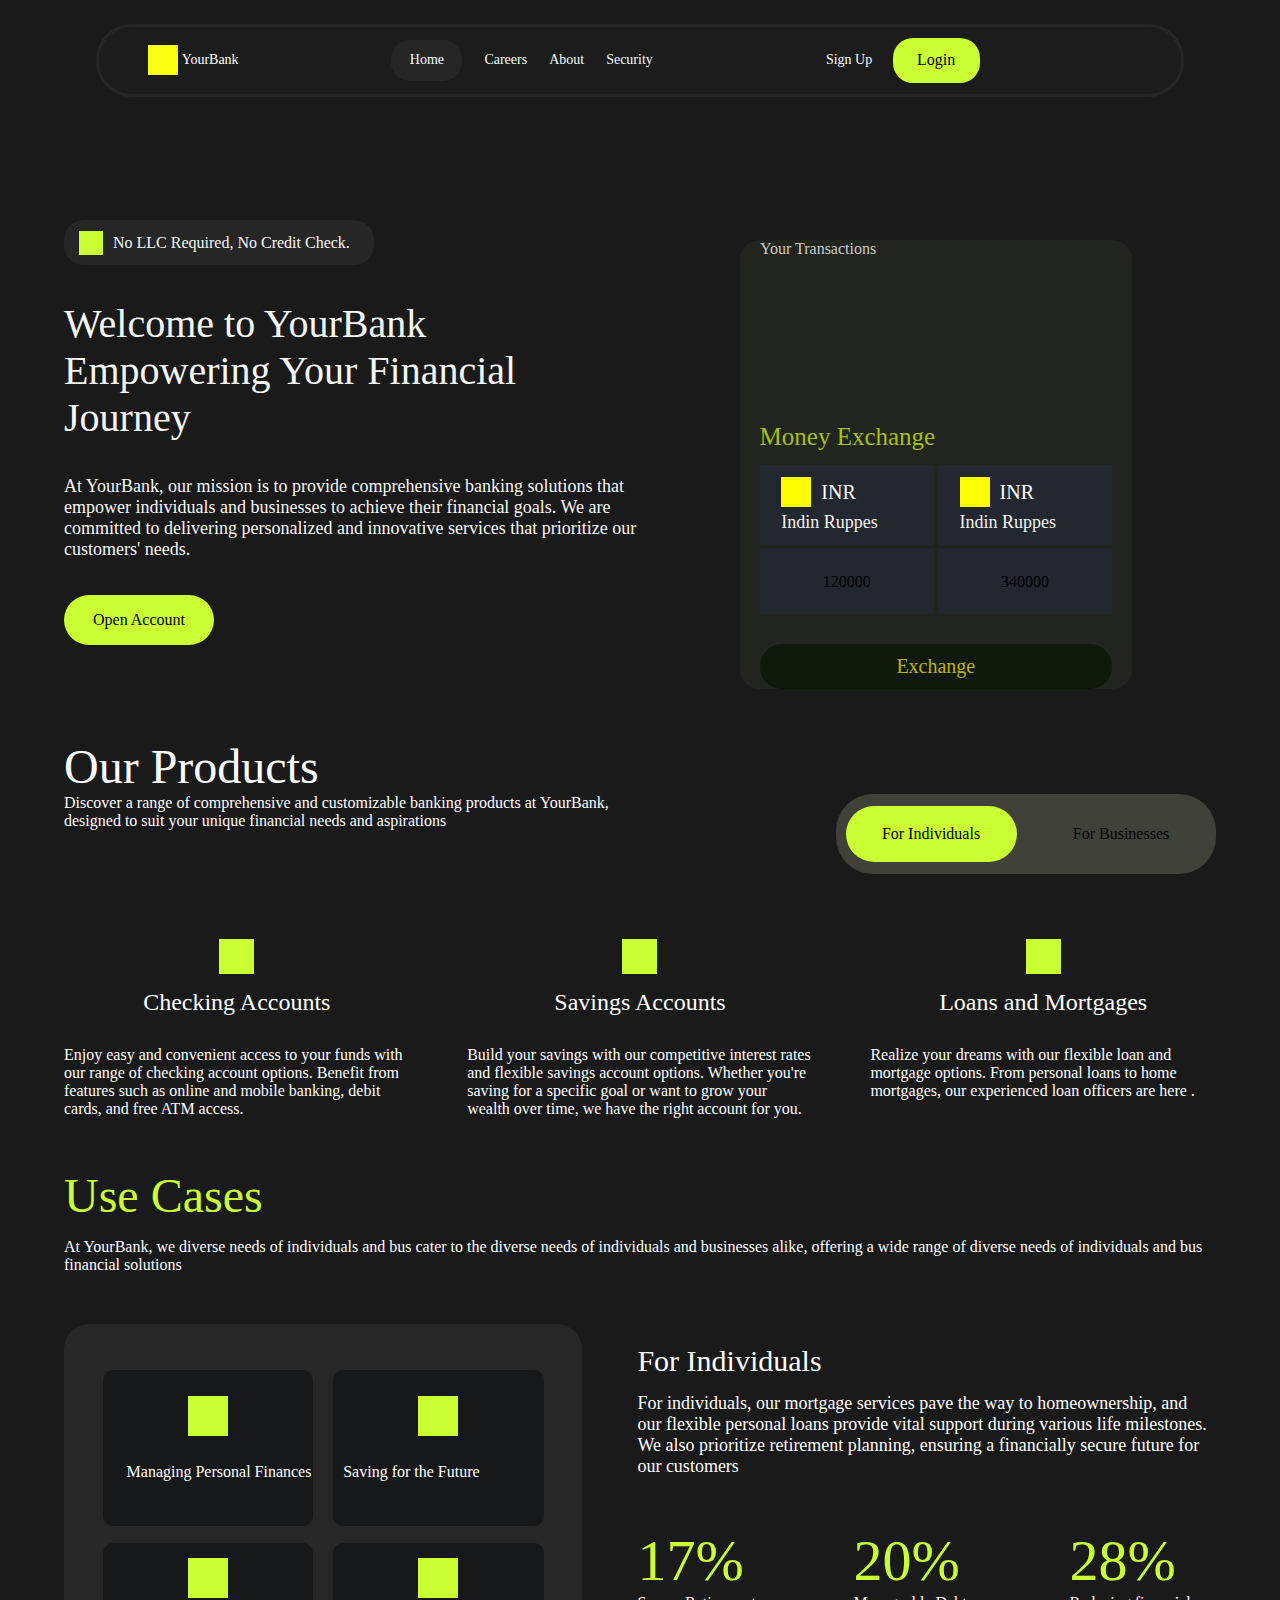
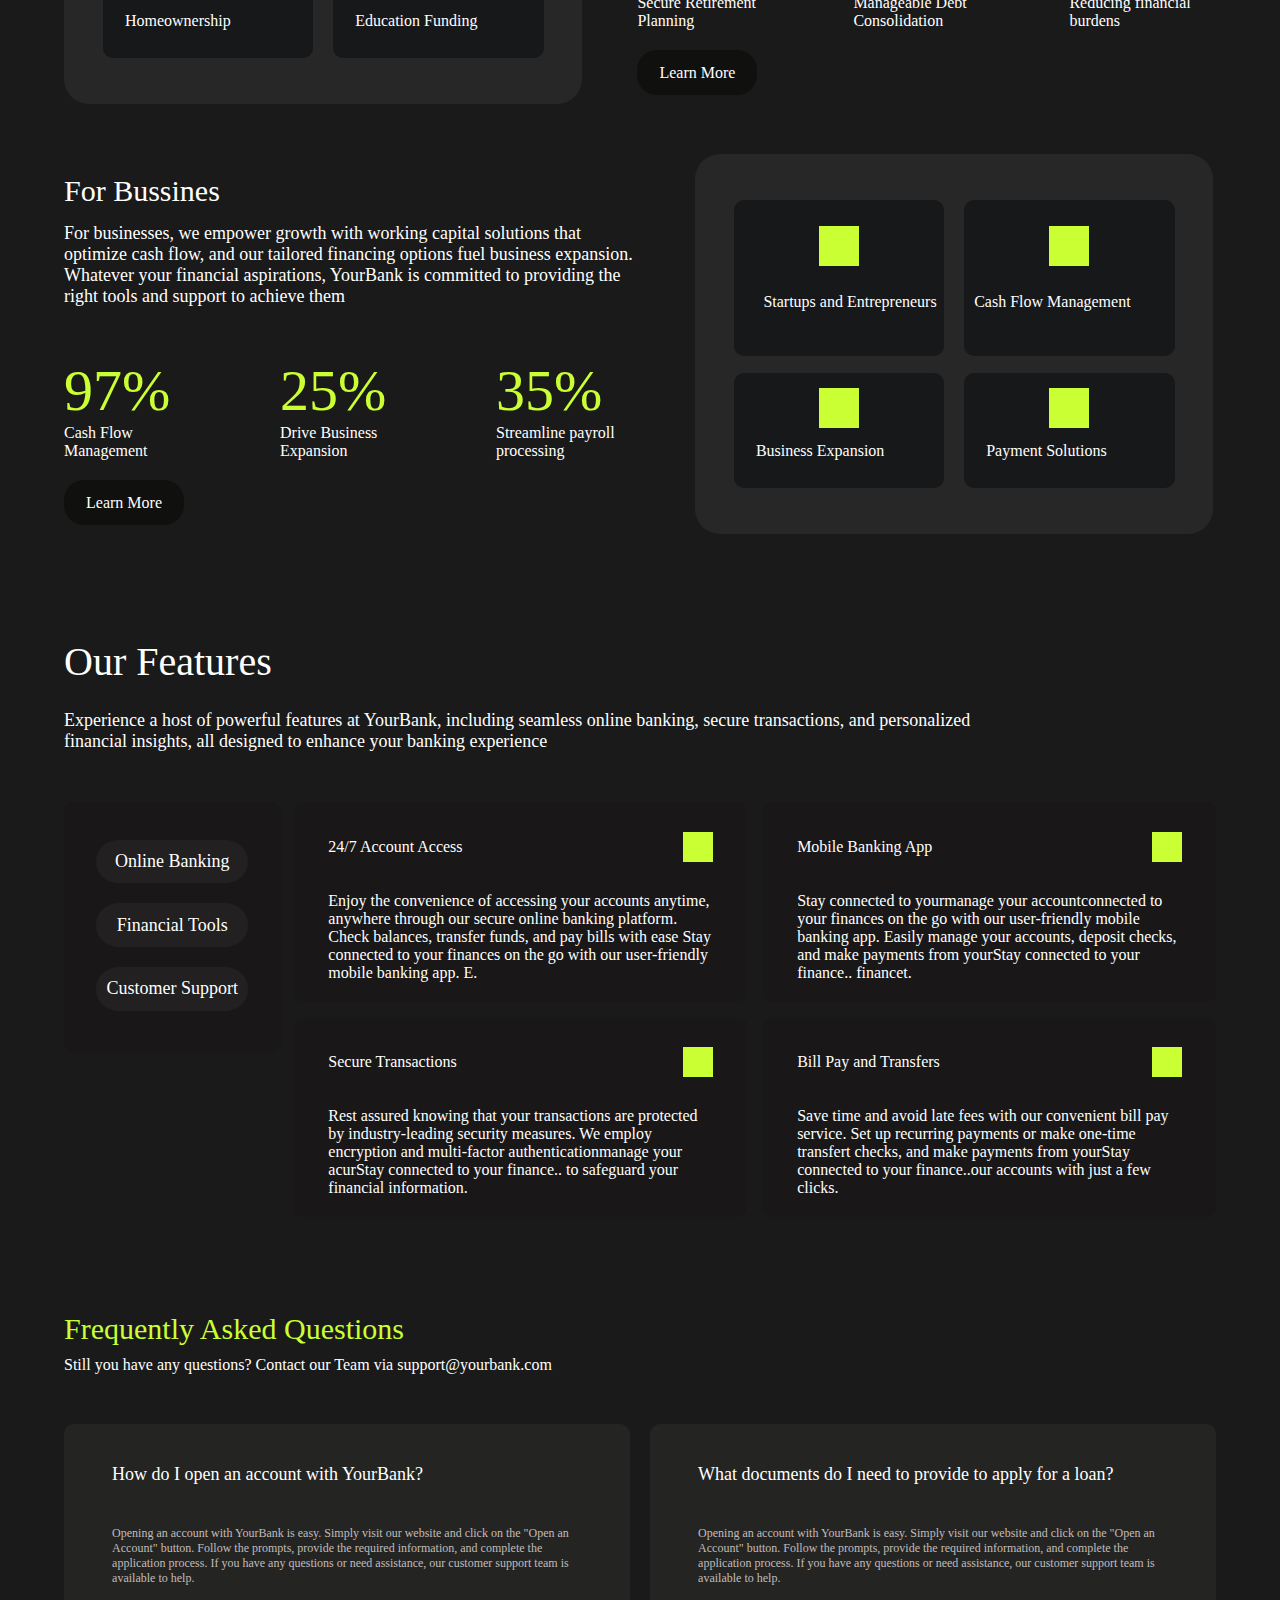
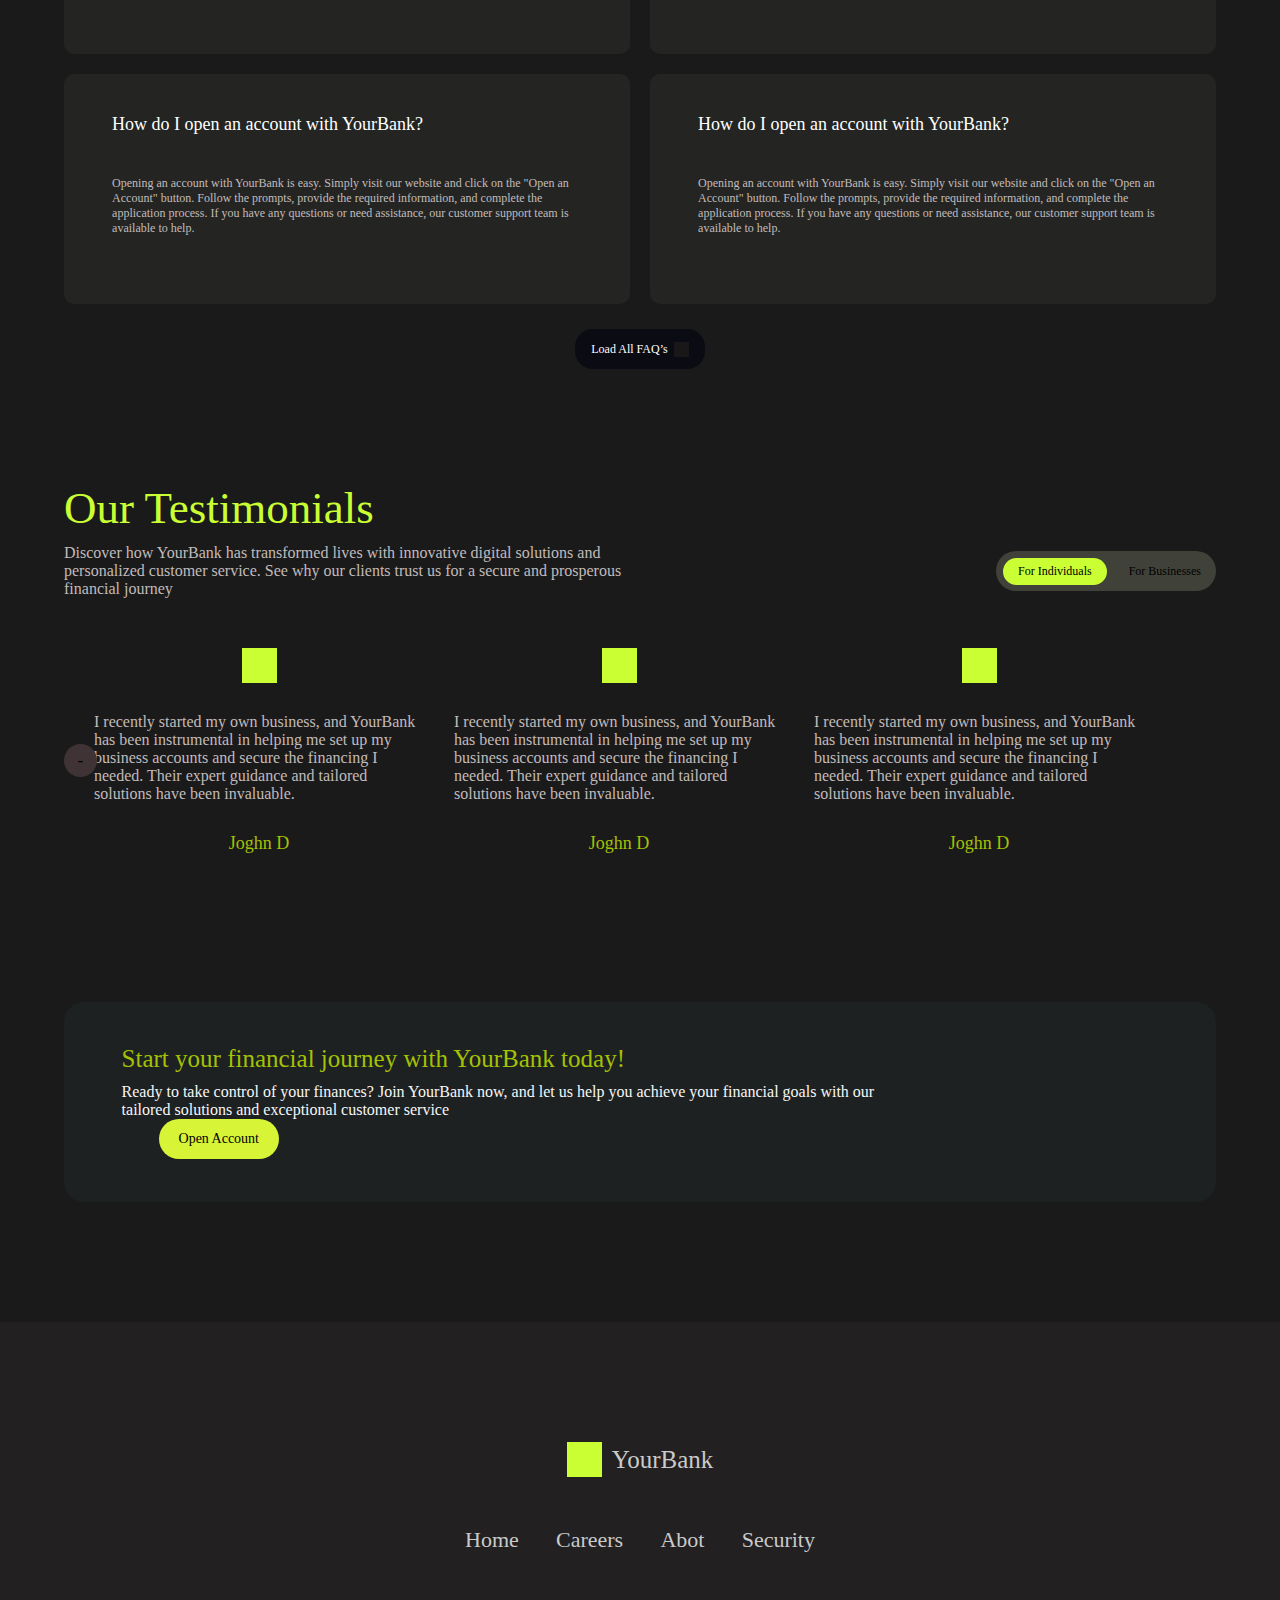
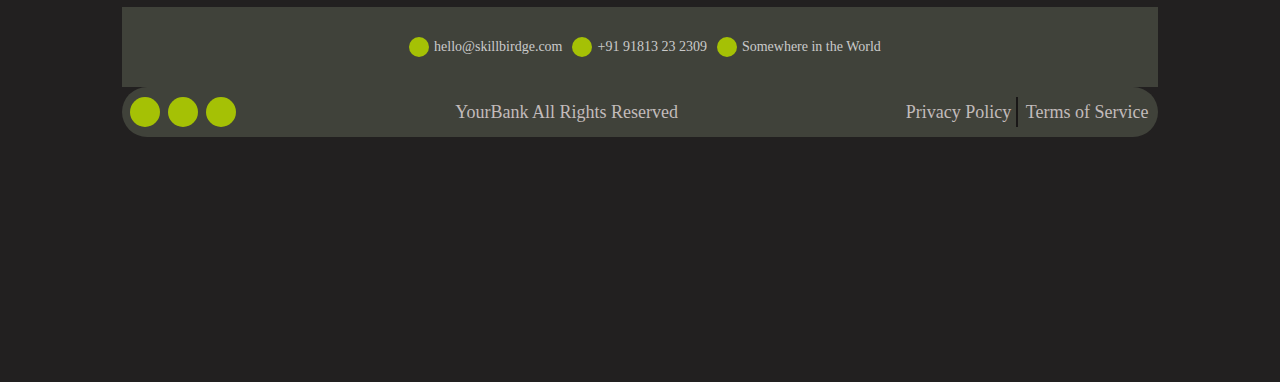
<file: index.html>
<!DOCTYPE html>
<html lang="en">
	<head>
		<meta charset="UTF-8" />
		<meta
			name="viewport"
			content="width=device-width, initial-scale=1.0" />
		<link
			rel="stylesheet"
			href="style responsiv.css" />
		<link
			rel="stylesheet"
			href="style.css" />
		<title>Document</title>
	</head>

	<body>
		<header>
			<div class="header">
				<div class="main_header">
					<div class="main_header_obj_cont">
						<div class="main_header_obj_n1">
							<div class="yourbank_icons_wrap"></div>
							<div class="yourbank_text_wrap"><p class="text_yourbank">YourBank</p></div>
						</div>
						<div class="main_header_obj_n2">
							<div class="main_header_obj_n2_chil_home"><p class="main_header_obj_n2_chil_text_home">Home</p></div>
							<div class="main_header_obj_n2_chil_careers"><p class="main_header_obj_n2_chil_text">Careers</p></div>
							<div class="main_header_obj_n2_chil_about"><p class="main_header_obj_n2_chil_text">About</p></div>
							<div class="main_header_obj_n2_chil_security"><p class="main_header_obj_n2_chil_text">Security</p></div>
						</div>
						<div class="main_header_obj_n3">
							<div class="main_header_obj_n3_chil1"><p class="main_header_obj_n3_text">Sign Up</p></div>
							<div class="main_header_obj_n3_chil2"><p class="main_header_obj_n3_text_login">Login</p></div>
						</div>
						<div class="burgermenu"></div>
					</div>
				</div>
			</div>
		</header>
		<main>
			<div class="main_mainwrap">
				<div class="main_mainwrap_inside">
					<div class="main_mainwrap_inside_leftright">
						<div class="main_mainwrap_inside_leftright_line1main">
							<div class="main_mainwrap_inside_leftright_line1">
								<div class="main_mainwrap_inside_leftright_line_iconwrap"></div>
								<p class="main_mainwrap_inside_leftright_linetext1">No LLC Required, No Credit Check.</p>
							</div>
						</div>
						<div class="main_mainwrap_inside_leftright_line">
							<p class="main_mainwrap_inside_leftright_linetext2">Welcome to YourBank Empowering Your Financial Journey</p>
						</div>
						<div class="main_mainwrap_inside_leftright_line">
							<p class="main_mainwrap_inside_leftright_linetext3">At YourBank, our mission is to provide comprehensive banking solutions that empower individuals and businesses to achieve their financial goals. We are committed to delivering personalized and innovative services that prioritize our customers' needs.</p>
						</div>
						<div class="main_mainwrap_inside_leftright_line_buttonwrapmain">
							<div class="main_mainwrap_inside_leftright_line_buttonwrap">
								<p class="main_mainwrap_inside_leftright_linebutton">Open Account</p>
							</div>
						</div>
					</div>

					<div class="main_mainwrap_inside_leftright">
						<div class="main_mainwrap_inside_leftright2">
							<div class="main_mainwrap_inside_leftright_inside">
								<div class="main_mainwrap_inside_leftright_inside_chil">
									<p class="main_mainwrap_inside_leftright_inside_chiltextname">Your Transactions</p>
									<div class="main_mainwrap_inside_leftright_inside_chilline2">
										<div class="main_mainwrap_inside_leftright_inside_chilline2_inside"></div>
									</div>
									<div class="main_mainwrap_inside_leftright_inside_chilline2down">
										<div class="main_mainwrap_inside_leftright_inside_chilline2down_inside">
											<p class="main_mainwrap_inside_chilline2down_inside_maintext">Money Exchange</p>
											<div class="chil2_countmainwrap">
												<div class="chil2_countmainwrap_insidechil">
													<div class="chil2_countmainwrap_insidechilins">
														<div class="chil2_countmainwrap_insidechilins_icontext">
															<div class="chil2_countmainwrap_insidechilins_icon"></div>
															<p class="chil2_countmainwrap_insidechilins_text">INR</p>
														</div>
														<div class="chil2_countmainwrap_mainnamewrap">
															<p class="chil2_countmainwrap_mainnametext">Indin Ruppes</p>
														</div>
													</div>
												</div>

												<div class="chil2_countmainwrap_insidechil">
													<div class="chil2_countmainwrap_insidechilins">
														<div class="chil2_countmainwrap_insidechilins_icontext">
															<div class="chil2_countmainwrap_insidechilins_icon"></div>
															<p class="chil2_countmainwrap_insidechilins_text">INR</p>
														</div>
														<div class="chil2_countmainwrap_mainnamewrap">
															<p class="chil2_countmainwrap_mainnametext">Indin Ruppes</p>
														</div>
													</div>
												</div>
												<div class="chil2_countmainwrap_insidechil2">
													<p class="chil2_countmainwrap_insidechil2_maintext">120000</p>
												</div>
												<div class="chil2_countmainwrap_insidechil2">
													<p class="chil2_countmainwrap_insidechil2_maintext">340000</p>
												</div>
											</div>
										</div>
									</div>
									<div class="chil2_button_mainwrap">
										<div class="chil2_button_maininswrap"><p class="chil2_button_maininswrap_text">Exchange</p></div>
									</div>
								</div>
								<div class="main_mainwrap_inside_leftright_inside_chil"></div>
								<div class="main_mainwrap_inside_leftright_inside_mainchil">
									<div class="main_mainwrap_inside_leftright_inside_chil">
										<div class="main_mainwrap_inside_leftright_inside_chil_inside2">
											<div class="main_mainwrap_inside_leftright_countwrap"></div>
											<div class="main_mainwrap_inside_leftright_countwrap"></div>
										</div>
										<div class="main_mainwrap_inside_leftright_inside_chil_inside"></div>
									</div>
								</div>
							</div>
						</div>
					</div>
				</div>
			</div>
			<!-- our product -->

			<div class="ourprod_wrap">
				<div class="ourprod_main_wrap">
					<div class="ourprod_main_wrap_mainchil1">
						<div class="ourprod_main_wrap_chil"><p class="ourprod_main_wrap_chiltext">Our Products</p></div>
						<div class="ourprod_main_wrap_chil">
							<div class="ourprod_main_wrap_insidechil"><p class="ourprod_main_wrap_insidechiltext">Discover a range of comprehensive and customizable banking products at YourBank, designed to suit your unique financial needs and aspirations</p></div>
							<div class="ourprod_main_wrap_buttonmain">
								<div class="ourprod_main_wrap_button">
									<div class="ourprod_main_wrap_button_indiv"><p class="ourprod_main_wrap_button_indivtext">For Individuals</p></div>
									<div class="ourprod_main_wrap_button_bussin"><p class="ourprod_main_wrap_button_bussintext">For Businesses</p></div>
								</div>
							</div>
						</div>
					</div>
					<div class="ourprod_main_wrap_mainchil2">
						<div class="ourprod_main_wrap_mainchil2_insidechil">
							<div class="ourprod_main_wrap_mainchil2_insidechil_inside">
								<div class="ourprod_main_wrap_mainchil2_insidechil_inside_icon"></div>
							</div>
							<div class="ourprod_main_wrap_mainchil2_insidechil_inside_nametext">
								<p class="ourprod_main_wrap_mainchil2_insidechil_inside_text">Checking Accounts</p>
							</div>
							<div class="ourprod_main_wrap_mainchil2_insidechil_inside">
								<p class="ourprod_main_wrap_mainchil2_insidechil_inside">Enjoy easy and convenient access to your funds with our range of checking account options. Benefit from features such as online and mobile banking, debit cards, and free ATM access.</p>
							</div>
						</div>
						<div class="linebjectmain"></div>
						<div class="ourprod_main_wrap_mainchil2_insidechil">
							<div class="ourprod_main_wrap_mainchil2_insidechil_inside">
								<div class="ourprod_main_wrap_mainchil2_insidechil_inside_icon"></div>
							</div>
							<div class="ourprod_main_wrap_mainchil2_insidechil_inside_nametext">
								<p class="ourprod_main_wrap_mainchil2_insidechil_inside_text">Savings Accounts</p>
							</div>
							<div class="ourprod_main_wrap_mainchil2_insidechil_inside">
								<p class="ourprod_main_wrap_mainchil2_insidechil_inside">Build your savings with our competitive interest rates and flexible savings account options. Whether you're saving for a specific goal or want to grow your wealth over time, we have the right account for you.</p>
							</div>
						</div>
						<div class="linebjectmain"></div>
						<div class="ourprod_main_wrap_mainchil2_insidechil">
							<div class="ourprod_main_wrap_mainchil2_insidechil_inside">
								<div class="ourprod_main_wrap_mainchil2_insidechil_inside_icon"></div>
							</div>
							<div class="ourprod_main_wrap_mainchil2_insidechil_inside_nametext">
								<p class="ourprod_main_wrap_mainchil2_insidechil_inside_text">Loans and Mortgages</p>
							</div>
							<div class="ourprod_main_wrap_mainchil2_insidechil_inside">
								<p class="ourprod_main_wrap_mainchil2_insidechil_inside">Realize your dreams with our flexible loan and mortgage options. From personal loans to home mortgages, our experienced loan officers are here .</p>
							</div>
							<div class="linebjectmain"></div>
						</div>
					</div>
				</div>
			</div>

			<!-- ise cases -->

			<div class="usecases_wrap">
				<div class="usecases_mainwrap">
					<div class="usecases_mainwrap_line">
						<p class="usecases_mainwrap_linename">Use Cases</p>
						<p class="usecases_mainwrap_linetext">At YourBank, we diverse needs of individuals and bus cater to the diverse needs of individuals and businesses alike, offering a wide range of diverse needs of individuals and bus financial solutions</p>
					</div>
					<div class="usecases_mainwrap_line2">
						<div class="usecases_mainwrap_line2_insideleft">
							<div class="usecases_mainwrap_line2_leftinside">
								<div class="usecases_mainwrap_line2_leftinside_down">
									<div class="usecases_mainwrap_line2_leftinside_downchil">
										<div class="usecases_mainwrap_line2_leftinside_downchil_iconwrap">
											<div class="usecases_mainwrap_line2_leftinside_downchil_icon"></div>
										</div>
										<div class="usecases_mainwrap_line2_leftinside_downchil_twxtwrap"><p class="usecases_mainwrap_line2_leftinside_downchil_twxt">Managing Personal Finances</p></div>
									</div>
									<div class="usecases_mainwrap_line2_leftinside_downchil">
										<div class="usecases_mainwrap_line2_leftinside_downchil_iconwrap">
											<div class="usecases_mainwrap_line2_leftinside_downchil_icon"></div>
										</div>
										<div class="usecases_mainwrap_line2_leftinside_downchil_twxtwrap_saving"><p class="usecases_mainwrap_line2_leftinside_downchil_twxt">Saving for the Future</p></div>
									</div>
								</div>
								<div class="usecases_mainwrap_line2_leftinside_up usecases_mainwrap_line2_leftinside_downu">
									<div class="usecases_mainwrap_line2_leftinside_upchil">
										<div class="usecases_mainwrap_line2_leftinside_downchil_iconwrap">
											<div class="usecases_mainwrap_line2_leftinside_downchil_icon"></div>
										</div>
										<div class="usecases_mainwrap_line2_leftinside_upchil_textwrap"><p class="usecases_mainwrap_line2_leftinside_upchil_text">Homeownership</p></div>
									</div>
									<div class="usecases_mainwrap_line2_leftinside_upchil">
										<div class="usecases_mainwrap_line2_leftinside_downchil_iconwrap">
											<div class="usecases_mainwrap_line2_leftinside_downchil_icon"></div>
										</div>
										<div class="usecases_mainwrap_line2_leftinside_upchil_textwrap"><p class="usecases_mainwrap_line2_leftinside_upchil_text">Education Funding</p></div>
									</div>
								</div>
							</div>
						</div>
						<div class="usecases_mainwrap_line2_insiderighr">
							<div class="usecases_mainwrap_line2_insiderighr_individmainwrap_line"><p class="ForIndividuals_text">For Individuals</p></div>
							<p class="usecases_mainwrap_line2_insiderighr_individmainwrap_line_text">For individuals, our mortgage services pave the way to homeownership, and our flexible personal loans provide vital support during various life milestones. We also prioritize retirement planning, ensuring a financially secure future for our customers</p>
							<div class="usecases_mainwrap_line2_insiderighr_individmainwrap_line">
								<div class="usecases_individmainwrap_line">
									<div class="usecases_individmainwrap_line_inside">
										<p class="usecases_individmainwrap_line_inside_proc1 proc">17%</p>
										<p class="usecases_individmainwrap_line_insidetext_proc1">Secure Retirement Planning</p>
									</div>
									<div class="usecases_individmainwrap_line_inside">
										<p class="usecases_individmainwrap_line_inside_proc2 proc">20%</p>
										<p class="usecases_individmainwrap_line_insidetext_proc2">Manageable Debt Consolidation</p>
									</div>
									<div class="usecases_individmainwrap_line_inside">
										<p class="usecases_individmainwrap_line_inside_proc2 proc">28%</p>
										<p class="usecases_individmainwrap_line_insidetext_proc2">Reducing financial burdens</p>
									</div>
								</div>
							</div>
							<div class="usecases_mainwrap_line2_insiderighr_individmainwrap_line buttonlearnmoremain">
								<div class="usecases_mainwrap_line2_insiderighr_individmainwrap_line buttonlearnmore">
									<div class="usecases_mainwrap_individmainwrap_line_button">Learn More</div>
								</div>
							</div>
						</div>
					</div>
					<div class="usecases_mainwrap_line2">
						<div class="usecases_mainwrap_line2_insiderighr2 insiderhigh2">
							<div class="usecases_mainwrap_line2_insiderighr_individmainwrap_line"><p class="ForIndividuals_text">For Bussines</p></div>
							<p class="usecases_mainwrap_line2_insiderighr_individmainwrap_line_text">For businesses, we empower growth with working capital solutions that optimize cash flow, and our tailored financing options fuel business expansion. Whatever your financial aspirations, YourBank is committed to providing the right tools and support to achieve them</p>
							<div class="usecases_mainwrap_line2_insiderighr_individmainwrap_line">
								<div class="usecases_individmainwrap_line">
									<div class="usecases_individmainwrap_line_inside">
										<p class="usecases_individmainwrap_line_inside_proc1 proc">97%</p>
										<p class="usecases_individmainwrap_line_insidetext_proc1">Cash Flow Management</p>
									</div>
									<div class="usecases_individmainwrap_line_inside">
										<p class="usecases_individmainwrap_line_inside_proc2 proc">25%</p>
										<p class="usecases_individmainwrap_line_insidetext_proc2">Drive Business Expansion</p>
									</div>
									<div class="usecases_individmainwrap_line_inside">
										<p class="usecases_individmainwrap_line_inside_proc2 proc">35%</p>
										<p class="usecases_individmainwrap_line_insidetext_proc2">Streamline payroll processing</p>
									</div>
								</div>
							</div>
							<div class="usecases_mainwrap_line2_insiderighr_individmainwrap_line">
								<div class="usecases_mainwrap_individmainwrap_line_button">Learn More</div>
							</div>
						</div>
						<div class="mak"></div>
						<div class="usecases_mainwrap_line2_insideleft2 insideleft22">
							<div class="usecases_mainwrap_line2_leftinside">
								<div class="usecases_mainwrap_line2_leftinside_down">
									<div class="usecases_mainwrap_line2_leftinside_downchil">
										<div class="usecases_mainwrap_line2_leftinside_downchil_iconwrap">
											<div class="usecases_mainwrap_line2_leftinside_downchil_icon"></div>
										</div>
										<div class="usecases_mainwrap_line2_leftinside_downchil_twxtwrap"><p class="usecases_mainwrap_line2_leftinside_downchil_twxt">Startups and Entrepreneurs</p></div>
									</div>
									<div class="usecases_mainwrap_line2_leftinside_downchil">
										<div class="usecases_mainwrap_line2_leftinside_downchil_iconwrap">
											<div class="usecases_mainwrap_line2_leftinside_downchil_icon"></div>
										</div>
										<div class="usecases_mainwrap_line2_leftinside_downchil_twxtwrap_saving"><p class="usecases_mainwrap_line2_leftinside_downchil_twxt">Cash Flow Management</p></div>
									</div>
								</div>
								<div class="usecases_mainwrap_line2_leftinside_up">
									<div class="usecases_mainwrap_line2_leftinside_upchil">
										<div class="usecases_mainwrap_line2_leftinside_downchil_iconwrap">
											<div class="usecases_mainwrap_line2_leftinside_downchil_icon"></div>
										</div>
										<div class="usecases_mainwrap_line2_leftinside_upchil_textwrap"><p class="usecases_mainwrap_line2_leftinside_upchil_text">Business Expansion</p></div>
									</div>
									<div class="usecases_mainwrap_line2_leftinside_upchil">
										<div class="usecases_mainwrap_line2_leftinside_downchil_iconwrap">
											<div class="usecases_mainwrap_line2_leftinside_downchil_icon"></div>
										</div>
										<div class="usecases_mainwrap_line2_leftinside_upchil_textwrap"><p class="usecases_mainwrap_line2_leftinside_upchil_text">Payment Solutions</p></div>
									</div>
								</div>
							</div>
						</div>
					</div>
					<div class="usecases_mainwrap_line"></div>
				</div>
			</div>
			<!-- our features -->
			<div class="features_wrap">
				<div class="features_mainwrap">
					<p class="features_mainwrap_maintext">Our Features</p>
					<div class="features_mainwrap_textwrap">
						<p class="features_mainwrap_text">Experience a host of powerful features at YourBank, including seamless online banking, secure transactions, and personalized financial insights, all designed to enhance your banking experience</p>
					</div>
					<div class="features_mainwrap_mainchil">
						<div class="features_mainwrap_mainchil_inside1">
							<div class="features_mainwrap_mainchil_inside1wrap">
								<div class="features_mainwrap_mainchil_inside">
									<div class="features_mainwrap_mainchil_insidechil n1">
										<p class="features_mainwrap_mainchil_insidechiltext">Online Banking</p>
									</div>
									<div class="features_mainwrap_mainchil_insidechiln2">
										<p class="features_mainwrap_mainchil_insidechiltext">Financial Tools</p>
									</div>
									<div class="features_mainwrap_mainchil_insidechiln3">
										<p class="features_mainwrap_mainchil_insidechiltext">Customer Support</p>
									</div>
								</div>
							</div>
						</div>
						<div class="features_mainwrap_mainchil_inside2">
							<div class="features_mainwrap_mainchil_inside2_chil">
								<div class="features_mainwrap_mainchil_inside2_chilins">
									<div class="features_mainwrap_mainchil_inside2_texticon">
										<div class="features_mainwrap_mainchil_inside2_textwrap"><p class="features_mainwrap_mainchil_inside2_text features_mainwrap_mainchil_inside2_text2">24/7 Account Access</p></div>
										<div class="features_mainwrap_mainchil_inside2_icon"></div>
									</div>
									<div class="features_mainwrap_mainchil_inside2_chil_bigtextwrap"><p class="features_mainwrap_mainchil_inside2_chil_bigtext">Enjoy the convenience of accessing your accounts anytime, anywhere through our secure online banking platform. Check balances, transfer funds, and pay bills with ease Stay connected to your finances on the go with our user-friendly mobile banking app. E.</p></div>
								</div>
							</div>
							<div class="features_mainwrap_mainchil_inside2_chil">
								<div class="features_mainwrap_mainchil_inside2_chilins">
									<div class="features_mainwrap_mainchil_inside2_texticon">
										<div class="features_mainwrap_mainchil_inside2_textwrap"><p class="features_mainwrap_mainchil_inside2_text features_mainwrap_mainchil_inside2_text2">Mobile Banking App</p></div>
										<div class="features_mainwrap_mainchil_inside2_icon"></div>
									</div>
									<div class="features_mainwrap_mainchil_inside2_chil_bigtextwrap"><p class="features_mainwrap_mainchil_inside2_chil_bigtext">Stay connected to yourmanage your accountconnected to your finances on the go with our user-friendly mobile banking app. Easily manage your accounts, deposit checks, and make payments from yourStay connected to your finance.. financet.</p></div>
								</div>
							</div>
							<div class="features_mainwrap_mainchil_inside2_chil">
								<div class="features_mainwrap_mainchil_inside2_chilins">
									<div class="features_mainwrap_mainchil_inside2_texticon">
										<div class="features_mainwrap_mainchil_inside2_textwrap"><p class="features_mainwrap_mainchil_inside2_text features_mainwrap_mainchil_inside2_text2">Secure Transactions</p></div>
										<div class="features_mainwrap_mainchil_inside2_icon"></div>
									</div>
									<div class="features_mainwrap_mainchil_inside2_chil_bigtextwrap"><p class="features_mainwrap_mainchil_inside2_chil_bigtext">Rest assured knowing that your transactions are protected by industry-leading security measures. We employ encryption and multi-factor authenticationmanage your acurStay connected to your finance.. to safeguard your financial information.</p></div>
								</div>
							</div>
							<div class="features_mainwrap_mainchil_inside2_chil">
								<div class="features_mainwrap_mainchil_inside2_chilins">
									<div class="features_mainwrap_mainchil_inside2_texticon">
										<div class="features_mainwrap_mainchil_inside2_textwrap"><p class="features_mainwrap_mainchil_inside2_text features_mainwrap_mainchil_inside2_text2">Bill Pay and Transfers</p></div>
										<div class="features_mainwrap_mainchil_inside2_icon"></div>
									</div>
									<div class="features_mainwrap_mainchil_inside2_chil_bigtextwrap"><p class="features_mainwrap_mainchil_inside2_chil_bigtext">Save time and avoid late fees with our convenient bill pay service. Set up recurring payments or make one-time transfert checks, and make payments from yourStay connected to your finance..our accounts with just a few clicks.</p></div>
								</div>
							</div>
						</div>
					</div>
				</div>
			</div>

			<!-- our features -->

			<!-- Frequently -->
			<div class="frequently_wrap">
				<div class="frequently_mainwrap">
					<div class="frequently_mainwrap_line"><p class="frequently_text">Frequently Asked Questions</p></div>
					<div class="frequently_mainwrap_line"><p class="frequently_dountext">Still you have any questions? Contact our Team via support@yourbank.com</p></div>
					<div class="frequently_mainwrap_line2">
						<div class="frequently_mainwrap_line_insidewrap frequently_mainwrap_line_insidewrap2">
							<div class="frequently_mainwrap_line_inside">
								<p class="frequently_mainwrap_line_inside_maintext">How do I open an account with YourBank?</p>
								<div class="line_line"></div>
								<p class="frequently_mainwrap_line_inside_downtext">Opening an account with YourBank is easy. Simply visit our website and click on the "Open an Account" button. Follow the prompts, provide the required information, and complete the application process. If you have any questions or need assistance, our customer support team is available to help.</p>
							</div>
						</div>
						<div class="frequently_mainwrap_line_insidewrap">
							<div class="frequently_mainwrap_line_inside">
								<p class="frequently_mainwrap_line_inside_maintext">What documents do I need to provide to apply for a loan?</p>
								<div class="line_line"></div>
								<p class="frequently_mainwrap_line_inside_downtext">Opening an account with YourBank is easy. Simply visit our website and click on the "Open an Account" button. Follow the prompts, provide the required information, and complete the application process. If you have any questions or need assistance, our customer support team is available to help.</p>
							</div>
						</div>
						<div class="frequently_mainwrap_line_insidewrap">
							<div class="frequently_mainwrap_line_inside">
								<p class="frequently_mainwrap_line_inside_maintext">How do I open an account with YourBank?</p>
								<div class="line_line"></div>
								<p class="frequently_mainwrap_line_inside_downtext">Opening an account with YourBank is easy. Simply visit our website and click on the "Open an Account" button. Follow the prompts, provide the required information, and complete the application process. If you have any questions or need assistance, our customer support team is available to help.</p>
							</div>
						</div>
						<div class="frequently_mainwrap_line_insidewrap">
							<div class="frequently_mainwrap_line_inside">
								<p class="frequently_mainwrap_line_inside_maintext">How do I open an account with YourBank?</p>
								<div class="line_line"></div>
								<p class="frequently_mainwrap_line_inside_downtext">Opening an account with YourBank is easy. Simply visit our website and click on the "Open an Account" button. Follow the prompts, provide the required information, and complete the application process. If you have any questions or need assistance, our customer support team is available to help.</p>
							</div>
						</div>
					</div>
					<div class="frequently_mainwrap_linebutton">
						<div class="frequently_mainwrap_buttonchil">
							<div class="frequently_mainwrap_buttonchilins">
								<div class="frequently_mainwrap_buttonchilins_maintextwrap"><p class="frequently_mainwrap_buttonchilins_maintext">Load All FAQ’s</p></div>
								<div class="frequently_mainwrap_buttonchilins_cion"></div>
							</div>
						</div>
					</div>
				</div>
			</div>
			<!-- Frequently -->
			<!-- testimonials -->

			<div class="testim_wrap">
				<div class="testim_mainwrap">
					<p class="testim_mainwrapmaintext">Our Testimonials</p>
					<div class="testim_wrapinside">
						<div class="testim_wrapinsidechi"><p class="testim_wrapinsidechi_text">Discover how YourBank has transformed lives with innovative digital solutions and personalized customer service. See why our clients trust us for a secure and prosperous financial journey</p></div>
						<div class="testim_wrapinsidechi_buttonwrapmain">
							<div class="testim_wrapinsidechi_buttonwrap">
								<div class="testim_wrapinsidechi_buttonwrapright"><p class="testim_wrapinsidechi_buttonwrapright_text">For Individuals</p></div>
								<div class="testim_wrapinsidechi_buttonwrapleft"><p class="testim_wrapinsidechi_buttonwrapleft_text">For Businesses</p></div>
							</div>
						</div>
					</div>
					<div class="testim_mainwrapline2">
						<div class="testim_mainwrapline2_insidechil">
							<div class="testim_mainwrapline2_insidechilwrap">
								<div class="testim_mainwrapline2_insidechilicon"></div>
							</div>
							<div class="testim_mainwrapline2_insidechil_downtextwrap"><p class="testim_mainwrapline2_insidechil_downtext">I recently started my own business, and YourBank has been instrumental in helping me set up my business accounts and secure the financing I needed. Their expert guidance and tailored solutions have been invaluable.</p></div>
							<div class="testim_mainwrapline2_insidechil3"><p class="testim_mainwrapline2_insidechil3text">Joghn D</p></div>
						</div>
						<div class="testim_mainwrapline2_insidechil">
							<div class="testim_mainwrapline2_insidechilwrap">
								<div class="testim_mainwrapline2_insidechilicon"></div>
							</div>
							<div class="testim_mainwrapline2_insidechil_downtextwrap"><p class="testim_mainwrapline2_insidechil_downtext">I recently started my own business, and YourBank has been instrumental in helping me set up my business accounts and secure the financing I needed. Their expert guidance and tailored solutions have been invaluable.</p></div>
							<div class="testim_mainwrapline2_insidechil3"><p class="testim_mainwrapline2_insidechil3text">Joghn D</p></div>
						</div>
						<div class="testim_mainwrapline2_insidechil">
							<div class="testim_mainwrapline2_insidechilwrap">
								<div class="testim_mainwrapline2_insidechilicon"></div>
							</div>
							<div class="testim_mainwrapline2_insidechil_downtextwrap"><p class="testim_mainwrapline2_insidechil_downtext">I recently started my own business, and YourBank has been instrumental in helping me set up my business accounts and secure the financing I needed. Their expert guidance and tailored solutions have been invaluable.</p></div>
							<div class="testim_mainwrapline2_insidechil3"><p class="testim_mainwrapline2_insidechil3text">Joghn D</p></div>
						</div>
						<div class="arrow1_testim_mainwrapline2">
							<p class="arrow1_testim_mainwrapline2_icon">-</p>
						</div>
						<div class="arrow2_testim_mainwrapline2">
							<p class="arrow1_testim_mainwrapline2_icon">+</p>
						</div>
					</div>
				</div>
			</div>

			<!-- testimonials -->

			<!-- start -->
			<div class="start_wrap">
				<div class="start_mainwrap">
					<div class="start_mainwrap_inside">
						<div class="start_mainwrap_insideright">
							<p class="start_mainwrap_insideright_text">Start your financial journey with YourBank today!</p>
							<p class="start_mainwrap_insideright_downtext">Ready to take control of your finances? Join YourBank now, and let us help you achieve your financial goals with our tailored solutions and exceptional customer service</p>
							<div class="start_mainwrap_insideleftmain">
								<div class="start_mainwrap_insideleft">
									<div class="start_mainwrap_insideleft_botton"><p class="start_mainwrap_insideleft_bottontext">Open Account</p></div>
								</div>
							</div>
						</div>
					</div>
				</div>
			</div>
			<!-- start -->
		</main>
		<footer>
			<div class="footer">
				<div class="main_footer">
					<div class="main_footer_line">
						<div class="main_footer_icontextwrap">
							<div class="main_footer_iconwrap"></div>
							<p class="main_footer_textwrap">YourBank</p>
						</div>
					</div>
					<div class="main_footer_line">
						<div class="main_footer_line2_inside">
							<div class="main_footer_line2_inside_chil">
								<p class="main_footer_line2_inside_text">Home</p>
							</div>
							<div class="main_footer_line2_inside_chil">
								<p class="main_footer_line2_inside_text">Careers</p>
							</div>
							<div class="main_footer_line2_inside_chil">
								<p class="main_footer_line2_inside_text">Abot</p>
							</div>
							<div class="main_footer_line2_inside_chil">
								<p class="main_footer_line2_inside_text">Security</p>
							</div>
						</div>
					</div>
					<div class="main_footer_line">
						<div class="main_footer_line3_inside">
							<div class="main_footer_line3_insidecontacts">
								<div class="main_footer_line3_insidecontacts_icon"></div>
								<p class="main_footer_line3_insidecontacts_text">hello@skillbirdge.com</p>
							</div>
							<div class="main_footer_line3_insidecontacts">
								<div class="main_footer_line3_insidecontacts_icon"></div>
								<p class="main_footer_line3_insidecontacts_text">+91 91813 23 2309</p>
							</div>
							<div class="main_footer_line3_insidecontacts">
								<div class="main_footer_line3_insidecontacts_icon"></div>
								<p class="main_footer_line3_insidecontacts_text">Somewhere in the World</p>
							</div>
						</div>
					</div>
					<div class="main_footer_line">
						<div class="main_footer_line4">
							<div class="main_footer_line4_chil main_footer_line4_chil1">
								<div class="main_footer_line4_chilicon"></div>
								<div class="main_footer_line4_chilicon"></div>
								<div class="main_footer_line4_chilicon"></div>
							</div>
							<div class="main_footer_line4_chil main_footer_line4_chil2">
								<p class="main_footer_line4_chiltext">YourBank All Rights Reserved</p>
							</div>
							<div class="main_footer_line4_chil">
								<div class="main_footer_line4_chilins">
									<p class="main_footer_line4_chilinstext">Privacy Policy</p>
								</div>
								<div class="main_footer_line4_chilins2"></div>
								<div class="main_footer_line4_chilins">
									<p class="main_footer_line4_chilinstext">Terms of Service</p>
								</div>
							</div>
						</div>
					</div>
				</div>
			</div>
		</footer>
	</body>
</html>
</file>
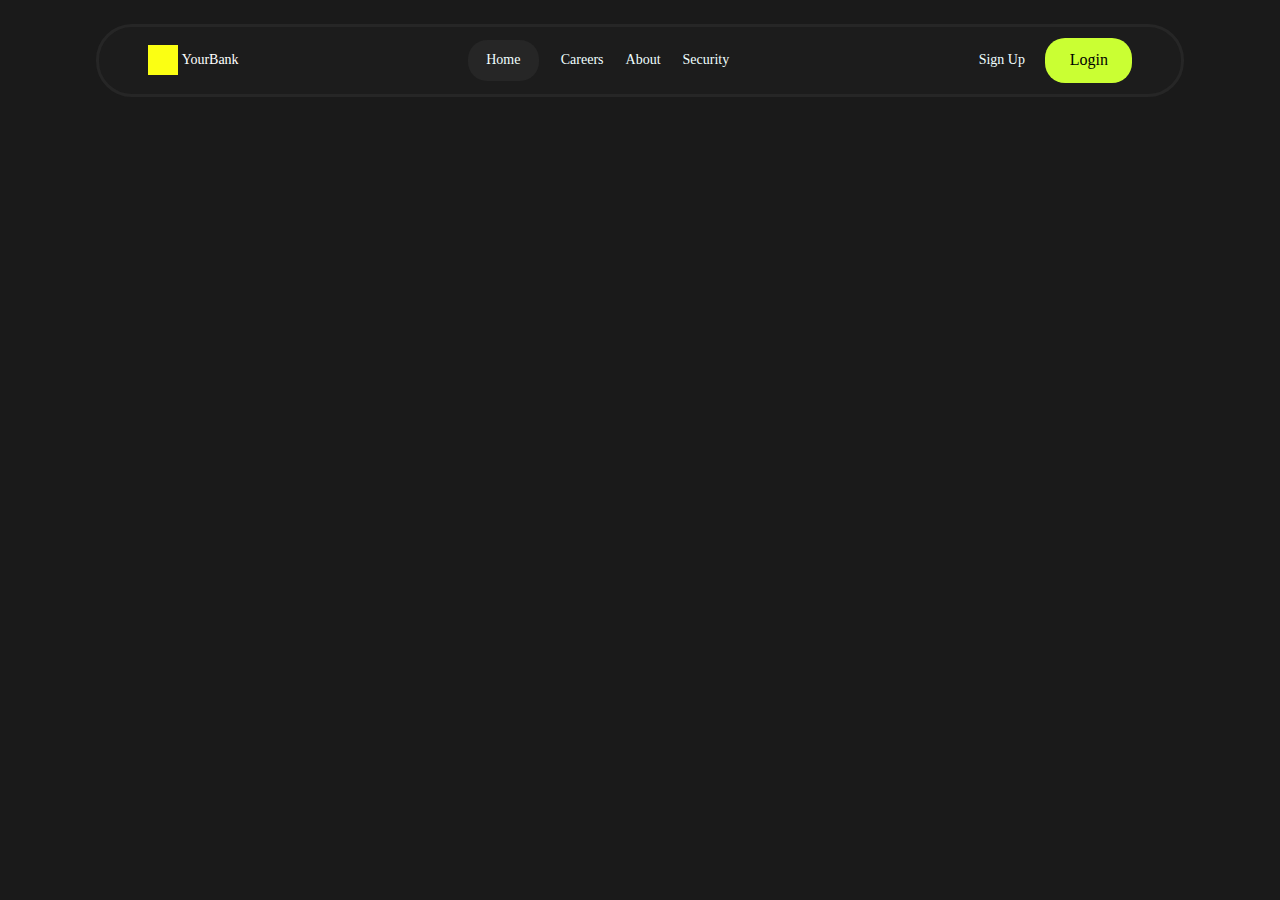
<file: indexpage2.html>
<!DOCTYPE html>
<html lang="en">
	<head>
		<meta charset="UTF-8" />
		<meta
			name="viewport"
			content="width=device-width, initial-scale=1.0" />
		<title>Document</title>
		<link
			rel="stylesheet"
			href="stylepae2.css" />
	</head>
	<body>
		<header>
			<div class="header">
				<div class="main_header">
					<div class="main_header_obj_cont">
						<div class="main_header_obj_n1">
							<div class="yourbank_icons_wrap"></div>
							<div class="yourbank_text_wrap"><p class="text_yourbank">YourBank</p></div>
						</div>
						<div class="main_header_obj_n2">
							<div class="main_header_obj_n2_chil_home"><p class="main_header_obj_n2_chil_text_home">Home</p></div>
							<div class="main_header_obj_n2_chil_careers"><p class="main_header_obj_n2_chil_text">Careers</p></div>
							<div class="main_header_obj_n2_chil_about"><p class="main_header_obj_n2_chil_text">About</p></div>
							<div class="main_header_obj_n2_chil_security"><p class="main_header_obj_n2_chil_text">Security</p></div>
						</div>
						<div class="main_header_obj_n3">
							<div class="main_header_obj_n3_chil1"><p class="main_header_obj_n3_text">Sign Up</p></div>
							<div class="main_header_obj_n3_chil2"><p class="main_header_obj_n3_text_login">Login</p></div>
						</div>
					</div>
				</div>
			</div>
		</header>
		<main>
		
		</main>
	</body>
</html>
</file>
<file: style responsiv.css>
@media screen and (max-width: 500px) {
	.main_header_obj_n2 {
		display: none;
	}
	.main_header {
		/* background-color: #a5c105; */
	}
	.main_mainwrap_inside {
		display: inline;
	}
	.main_mainwrap_inside_leftright {
		width: 100%;
	}
}
</file>
<file: style.css>
* {
	box-sizing: border-box;
	margin: 0;
}
:root {
	--main-bg-color: #ffffff;
	--main-bg2-color: #262626;
}

header,
main,
body {
	background-color: #1a1a1a;
}
.header {
	width: 100%;
	height: 120px;
	/* background-color: rgb(17, 15, 15); */
	/* background-color: var(--main-bg-color); */
	display: flex;
	justify-content: center;
	align-items: center;
}

.main_header {
	width: 85%;
	height: 73px;
	background-color: #1c1c1c;
	display: flex;
	justify-content: center;
	align-items: center;
	border-radius: 36px;
	border: solid 2px;
	border: solid #262626;
}

.main_header_obj_cont {
	width: 91%;
	/* height: 41px; */
	background-color: #1c1c1c;
	display: flex;
	align-items: center;
	justify-content: space-between;
}
.main_header_obj_n1 {
	display: flex;
	align-items: center;
}

.yourbank_icons_wrap {
	width: 30px;
	height: 30px;
	background-color: rgb(251, 255, 19);
}
.text_yourbank {
	font-size: 14px;
	color: #ffffff;
	margin-left: 4px;
}

.yourbank_text_wrap {
	display: flex;
}

.main_header_obj_n2 {
	display: flex;
	justify-content: space-between;
	align-items: center;
}

.main_header_obj_n2_chil_text {
	margin-left: 22px;
	color: azure;
	font-size: 14px;
}

.main_header_obj_n2_chil_text_home {
	color: azure;
	font-size: 14px;
}

.main_header_obj_n2_chil_home {
	width: 71px;
	height: 41px;
	background-color: #262626;
	display: flex;
	justify-content: center;
	align-items: center;
	border-radius: 19px;
}

.main_header_obj_n3 {
	display: flex;
}

.main_header_obj_n3_text {
	color: azure;
	font-size: 14px;
}

.main_header_obj_n3_chil2 {
	width: 87px;
	height: 45px;
	background-color: #caff33;
	border-radius: 20px;
	display: flex;
	justify-content: center;
	align-items: center;
}
.main_header_obj_n3_chil1 {
	width: 87px;
	height: 45px;
	/* background-color: #caff33; */
	/* border-radius: 20px; */
	display: flex;
	justify-content: center;
	align-items: center;
}

/* main */

.main_mainwrap {
	width: 100%;
	display: flex;
	justify-content: center;
}

.main_mainwrap_inside {
	width: 90%;
	/* background-color: #ffffff; */
	margin-top: 100px;
	display: flex;
}

.main_mainwrap_inside_leftright {
	/* background-color: aquamarine; */
	width: 100%;
	/* display: flex; */
	/* justify-content: center; */
	/* align-items: center; */
}

.main_mainwrap_inside_leftright_inside_chilline2down,
.chil2_button_mainwrap {
	display: flex;
	justify-content: center;
	width: 100%;
}

.main_mainwrap_inside_leftright_inside_chilline2down_inside {
	width: 90%;
	/* height: 300px; */
	/* background-color: #222020; */
}

.main_mainwrap_inside_leftright_inside_chiltextname {
	color: #cacaca;
	margin: 20px;
}

.main_mainwrap_inside_leftright_inside_chil {
	background-color: #222420;
	border-radius: 20px;
}

.chil2_button_maininswrap {
	width: 90%;
	height: 45px;
	margin-top: 30px;
	border-radius: 22px;
	background-color: #0e190b;
	display: flex;
	justify-content: center;
	align-items: center;
}

.chil2_countmainwrap_insidechil_icontext {
	display: flex;
}

.chil2_button_maininswrap_text {
	font-size: 20px;
	color: #c0b300;
}

.main_mainwrap_inside_chilline2down_inside_maintext {
	font-size: 25px;
	color: #a5c105;
}

.chil2_countmainwrap {
	width: 100%;
	display: flex;
	justify-content: space-between;
	flex-wrap: wrap;
	margin-top: 10px;
}

.chil2_countmainwrap_insidechil {
	width: calc(50% - 2px);
	height: 80px;
	background-color: rgb(35, 39, 48);
	margin-top: 4px;
	display: flex;
	justify-content: center;
	align-items: center;
}

.chil2_countmainwrap_insidechilins_icon {
	width: 30px;
	height: 30px;
	background-color: yellow;
}

.chil2_countmainwrap_insidechil2 {
	width: calc(50% - 2px);
	height: 65px;
	background-color: rgb(35, 39, 48);
	margin-top: 4px;
	display: flex;
	justify-content: center;
	align-items: center;
}

.chil2_countmainwrap_insidechilins {
	width: 75%;
}

.chil2_countmainwrap_insidechilins_icontext {
	display: flex;
	width: 100%;
	align-items: center;
}

.chil2_countmainwrap_mainnamewrap {
	width: 100%;
	/* height: 40px; */
	/* background-color: #1a1a1a; */
}

.chil2_countmainwrap_mainnametext {
	font-size: 18px;
	color: #f4f4f4;
	margin-top: 5px;
}

.chil2_countmainwrap_insidechilins_text {
	margin-left: 10px;
	color: #ffffff;
	font-size: 20px;
}

.main_mainwrap_inside_leftright_line_iconwrap {
	width: 24px;
	height: 24px;
	background-color: #caff33;
	margin-left: 15px;
}

.main_mainwrap_inside_leftright_linetext1 {
	font-size: 16px;
	margin-left: 10px;
	color: #f7f7f7;
}

.main_mainwrap_inside_leftright_line1 {
	display: flex;
	align-items: center;
	height: 45px;
	width: 310px;
	background-color: #262626;
	border-radius: 20px;
}

.main_mainwrap_inside_leftright_linetext2 {
	font-size: 40px;
	color: #f7f7f7;
}

.main_mainwrap_inside_leftright_linetext3 {
	color: #f7f7f7;
	font-size: 18px;
}

.main_mainwrap_inside_leftright_line_buttonwrap {
	width: 150px;
	height: 50px;
	background-color: #caff33;
	border-radius: 26px;
	display: flex;
	align-items: center;
	justify-content: center;
	margin-top: 35px;
}

.main_mainwrap_inside_leftright_line {
	margin-top: 35px;
}

.main_mainwrap_inside_leftright2 {
	width: 100%;
	/* height: 510px; */
	/* background-color: #ffffff; */
	display: flex;
}
.main_mainwrap_inside_leftright_inside {
	width: 68%;
	/* height: 100%; */
	/* background-color: brown; */
	margin-left: 100px;
}

.main_mainwrap_inside_leftright_inside_chilline2_inside {
	width: 90%;
	/* height: 200px; */
	/* background-color: aqua; */
}

.main_mainwrap_inside_leftright_inside_mainchil {
	display: flex;
	align-items: center;
}

.main_mainwrap_inside_leftright_inside_chil_inside {
	display: flex;
	width: 100%;
	/* height: 500px; */
	/* background-color: #ffffff; */
}

.main_mainwrap_inside_leftright_inside_chilline2 {
	width: 100%;
	height: 135px;
	/* background-color: #867373; */
	display: flex;
	justify-content: center;
	margin-top: 30px;
}

.main_mainwrap_inside_leftright_inside_chilline2_insideline1 {
	width: 320px;
	height: 50px;
	background-color: rgb(24, 24, 30);
	position: absolute;
	border-radius: 20px;
	z-index: 3;
}

.main_mainwrap_inside_leftright_inside_chilline2_insideline2 {
	width: 280px;
	height: 45px;
	background-color: rgb(24, 24, 30);
	position: absolute;
	margin-top: 42px;
	border-radius: 26px;
	z-index: 2;
	margin-left: 20px;
}

.main_mainwrap_inside_leftright_inside_chilline2_insideline3 {
	width: 240px;
	height: 35px;
	background-color: rgb(24, 24, 30);
	position: absolute;
	margin-top: 82px;
	z-index: 1;
	margin-left: 40px;
	border-radius: 17px;
}

/* our product */

.ourprod_wrap {
	width: 100%;
	display: flex;
	justify-content: center;
	margin-top: 50px;
}

.ourprod_main_wrap {
	width: 90%;
	/* height: 1000px; */
	/* background-color: antiquewhite; */
}

.ourprod_main_wrap_chil {
	display: flex;
	justify-content: space-between;
}

.ourprod_main_wrap_button {
	width: 380px;
	height: 80px;
	background-color: #40423a;
	display: flex;
	align-items: center;
	justify-content: space-around;
	border-radius: 37px;
}

.ourprod_main_wrap_insidechil {
	width: 50%;
}

.ourprod_main_wrap_button_indiv {
	width: 45%;
	height: 70%;
	background-color: #caff33;
	border-radius: 28px;
	display: flex;
	justify-content: center;
	align-items: center;
}

.ourprod_main_wrap_button_bussin {
	width: 45%;
	height: 70%;
	/* background-color: #171a11; */
	display: flex;
	justify-content: center;
	align-items: center;
}
.ourprod_main_wrap_chiltext {
	font-size: 48px;
	color: #ffffff;
}
.porc {
	width: 300px;
	height: 300px;
	background-color: #caff33;
}

/* ourprod_main_wrap_mainchil2 */

.ourprod_main_wrap_mainchil2 {
	/* width: 90%; */
	/* height: 600px; */
	/* background-color: #753333; */
	display: flex;
	justify-content: space-between;
	margin-top: 50px;
}

.ourprod_main_wrap_mainchil2_insidechil {
	width: 30%;
	/* height: 200px; */
	/* background-color: #ffffff; */
}

.ourprod_main_wrap_mainchil2_insidechil_inside {
	width: 100%;
	/* height: 50px; */
	/* background-color: #c8cdbc; */
	display: flex;
	align-items: center;
	justify-content: center;
}

.ourprod_main_wrap_mainchil2_insidechil_inside_icon {
	width: 35px;
	height: 35px;
	background-color: #caff33;
}

.ourprod_main_wrap_mainchil2_insidechil_inside_nametext {
	display: flex;
	align-items: center;
	justify-content: center;
	margin-top: 15px;
}

.ourprod_main_wrap_mainchil2_insidechil_inside {
	display: flex;
	align-items: center;
	justify-content: center;
	margin-top: 15px;
	color: #ffffff;
}

.ourprod_main_wrap_mainchil2_insidechil_inside_text {
	font-size: 24px;
	color: #ffffff;
}

.ourprod_main_wrap_insidechiltext {
	color: #ffffff;
}

/* usecases_wrap */

.usecases_wrap {
	display: flex;
	justify-content: center;
}

.usecases_mainwrap {
	width: 90%;
	height: 1000px;
	/* background-color: #40423a; */
	margin-top: 50px;
}

.usecases_mainwrap_linename {
	font-size: 48px;
	color: #caff33;
}

.usecases_mainwrap_linetext {
	size: 18px;
	color: #ffffff;
	margin-top: 15px;
}

.usecases_mainwrap_line2 {
	display: flex;
	margin-top: 50px;
}

.usecases_mainwrap_line2_insideleft {
	width: 45%;
	height: 380px;
	background-color: #282727;
	border-radius: 25px;
	display: flex;
	justify-content: center;
	align-items: center;
}

.usecases_mainwrap_line2_insiderighr {
	width: 50%;
	height: 380px;
	/* background-color: #4d2b2b; */
	margin-left: 55px;
}

.usecases_mainwrap_line2_leftinside {
	width: 85%;
	height: 76%;
	/* background-color: aqua; */
}

.usecases_mainwrap_line2_leftinside_down {
	width: 100%;
	height: 60%;
	/* background-color: #262626; */
	display: flex;
	justify-content: space-between;
}

.usecases_mainwrap_line2_leftinside_up {
	width: 100%;
	height: 40%;
	/* background-color: #612b2b; */
	display: flex;
	justify-content: space-between;
}

.usecases_mainwrap_line2_leftinside_downchil {
	width: calc(50% - 10px);
	height: 90%;
	background-color: rgb(23, 24, 25);
	border-radius: 10px;
}

.usecases_mainwrap_line2_leftinside_downchil_icon {
	width: 40px;
	height: 40px;
	background-color: #caff33;
}

.usecases_mainwrap_line2_leftinside_downchil_iconwrap {
	height: 60%;
	display: flex;
	justify-content: center;
	align-items: center;
}

.usecases_mainwrap_line2_leftinside_downchil_twxtwrap {
	height: 40%;
	display: flex;
	justify-content: center;
	/* align-items: center; */
	margin-left: 22px;
}

.usecases_mainwrap_line2_leftinside_downchil_twxtwrap_saving {
	margin-left: 10px;
}
/* usecases_mainwrap_line2_leftinside_up */

.usecases_mainwrap_line2_leftinside_upchil {
	width: calc(50% - 10px);
	height: 100%;
	background-color: rgb(23, 24, 25);
	border-radius: 10px;
}

.usecases_mainwrap_line2_leftinside_upchil_text {
	size: 18px;
	margin-left: 22px;
	color: #ffffff;
}

.ForIndividuals_text {
	font-size: 30px;
	color: #ffffff;
}

.usecases_mainwrap_line2_insiderighr_individmainwrap_line_text {
	color: #ffffff;
	font-size: 18px;
	margin-top: 15px;
}

.usecases_individmainwrap_line {
	display: flex;
	justify-content: space-between;
}

.proc {
	font-size: 58px;
	color: #caff33;
}

.usecases_individmainwrap_line_inside {
	width: 25%;
	margin-top: 30px;
}

.usecases_mainwrap_individmainwrap_line_button {
	width: 120px;
	height: 45px;
	background-color: #10100e;
	border-radius: 20px;
	display: flex;
	align-items: center;
	justify-content: center;
}

.usecases_mainwrap_individmainwrap_line_button {
	color: #ffffff;
}

.usecases_mainwrap_line2_insiderighr_individmainwrap_line {
	margin-top: 20px;
}
.usecases_mainwrap_line2_insiderighr2 {
	width: 50%;
}

.usecases_mainwrap_line2_insideleft2 {
	width: 45%;
	height: 380px;
	background-color: #282727;
	border-radius: 25px;
	display: flex;
	justify-content: center;
	align-items: center;
	margin-left: 55px;
}

.usecases_mainwrap_line2_leftinside_downchil_twxt,
.usecases_individmainwrap_line_insidetext_proc2,
.usecases_individmainwrap_line_insidetext_proc1 {
	color: #ffffff;
}

/* <!-- our features --> */

.features_wrap {
	display: flex;
	justify-content: center;
}

.features_mainwrap {
	width: 90%;
	/* height: 1000px; */
	/* background-color: #7d5353; */
	margin-top: 70px;
}

.features_mainwrap_maintext {
	font-size: 40px;
	color: #ffffff;
}

.features_mainwrap_text {
	font-size: 18px;
	color: #ffffff;
}
.features_mainwrap_textwrap {
	width: 80%;
	margin-top: 25px;
}

.features_mainwrap_mainchil {
	width: 100%;
	/* height: 700px; */
	/* background-color: #9d7f7f; */
	margin-top: 50px;
	display: flex;
}

.features_mainwrap_mainchil_inside1 {
	width: 20%;
}

.features_mainwrap_mainchil_inside1wrap {
	width: 94%;
	height: 250px;
	background-color: #191717;
	border-radius: 10px;
	align-items: center;
	justify-content: center;
	display: flex;
}

.features_mainwrap_mainchil_insidechiln3,
.features_mainwrap_mainchil_insidechiln2,
.features_mainwrap_mainchil_insidechil {
	width: 100%;
	height: 25%;
	background-color: #222020;
	border-radius: 30px;
	display: flex;
	align-items: center;
	justify-content: center;
}

.features_mainwrap_mainchil_insidechiltext {
	color: #ffffff;
	font-size: 18px;
}

.features_mainwrap_mainchil_insidechiln2,
.features_mainwrap_mainchil_insidechiln3 {
	margin-top: 20px;
}

.features_mainwrap_mainchil_inside {
	width: 70%;
	height: 70%;
	/* background-color: #caff33; */
}

.features_mainwrap_mainchil_inside1wrap {
	align-items: center;
	justify-content: center;
	/* display: flex; */
}
.features_mainwrap_mainchil_inside1wrapmain_line {
	width: 70%;
	height: 60px;
	/* background-color: blue; */
	margin-top: 10px;
}
.features_mainwrap_mainchil_inside1wrapmain {
}

.features_mainwrap_mainchil_inside2 {
	width: 80%;
	height: 430px;
	/* background-color: #ffffff; */
	display: flex;
	flex-wrap: wrap;
	justify-content: space-between;
}

.features_mainwrap_mainchil_inside2_chil {
	width: calc(50% - 8px);
	height: 200px;
	background-color: #191717;
	border-radius: 10px;
	display: flex;
	justify-content: center;
	align-items: center;
}

.features_mainwrap_mainchil_inside2_chilins {
	width: 100%;
	/* display: flex; */
	/* justify-content: space-between; */
}

/* .nn1 {
	width: 100px;
	height: 100px;
	background-color: #1a1a1a;
} */

.features_mainwrap_mainchil_inside2_chilins {
	width: 85%;
	height: 70%;
	/* background-color: #40423a; */
}

.features_mainwrap_mainchil_inside2_texticon {
	display: flex;
	justify-content: space-between;
	align-items: center;
	width: 100%;
}

.features_mainwrap_mainchil_inside2_texticonins {
	width: 50%;
	/* height: 30px; */
}

.features_mainwrap_mainchil_inside2_icon {
	width: 30px;
	height: 30px;
	background-color: #caff33;
}

.features_mainwrap_mainchil_inside2_chil_bigtextwrap {
	margin-top: 30px;
}

.features_mainwrap_mainchil_inside2_text,
.features_mainwrap_mainchil_inside2_chil_bigtext,
.features_mainwrap_mainchil_inside2_text,
.features_mainwrap_mainchil_inside2_chil_bigtext,
.features_mainwrap_mainchil_inside2_text,
.features_mainwrap_mainchil_inside2_chil_bigtext {
	color: #ffffff;
}

/* <!-- our features --> */

.frequently_wrap {
	width: 100%;
	height: 700px;
	display: flex;
	justify-content: center;
}

.frequently_mainwrap {
	width: 90%;
	/* height: 300px; */
	/* background-color: #cca4a4; */
	margin-top: 80px;
}

.frequently_text {
	font-size: 30px;
	color: #caff33;
}

.frequently_dountext {
	color: #ffffff;
	margin-top: 10px;
}

.frequently_mainwrap_line2 {
	width: 100%;
	height: 500px;
	/* background-color: aqua; */
	margin-top: 50px;
	display: flex;
	justify-content: space-between;
	flex-wrap: wrap;
}

.frequently_mainwrap_line_insidewrap {
	width: calc(50% - 10px);
	height: 230px;
	background-color: #242523;
	border-radius: 10px;
	display: flex;
	align-items: center;
	justify-content: center;
}

.frequently_mainwrap_line_inside {
	width: 83%;
	height: 150px;
	/* background-color: #1a1a1a; */
}

.line_line {
	width: 100%;
	height: 1px;
	/* background-color: #7b7979; */
	margin-top: 20px;
}

.frequently_mainwrap_line_inside_maintext {
	font-size: 18px;
	color: #ffffff;
}

.frequently_mainwrap_line_inside_downtext {
	font-size: 12px;
	color: #c2bbbb;
	margin-top: 20px;
	display: flex;
	justify-content: center;
	align-items: center;
}

.frequently_mainwrap_linebutton {
	width: 100%;
	height: 50px;
	display: flex;
	align-items: center;
	justify-content: center;
}

.frequently_mainwrap_buttonchil {
	width: 130px;
	height: 40px;
	background-color: rgb(11, 11, 19);
	border-radius: 18px;
	display: flex;
	align-items: center;
	justify-content: center;
}

.frequently_mainwrap_buttonchilins {
	width: 75%;
	/* height: 90%; */
	/* background-color: #cca4a4; */
	display: flex;
	align-items: center;
	justify-content: space-between;
}

.frequently_mainwrap_buttonchilins_maintext {
	font-size: 12px;
	color: #ffffff;
}
.frequently_mainwrap_buttonchilins_cion {
	width: 15px;
	height: 15px;
	background-color: #191717;
}

/* <!-- Frequently --> */

/* <!-- testimonials --> */

.testim_wrap {
	width: 100%;
	display: flex;
	justify-content: center;
}

.testim_mainwrap {
	width: 90%;
	height: 400px;
	/* background-color: #c2bbbb; */
	margin-top: 150px;
}

.testim_mainwrapmaintext {
	font-size: 45px;
	color: #caff33;
}

.testim_wrapinside {
	width: 100%;
	/* height: 100px; */
	/* background-color: #10100e; */
	display: flex;
	justify-content: space-between;
	align-items: center;
	margin-top: 10px;
}

.testim_wrapinsidechi {
	width: 50%;
	justify-content: center;
	align-items: center;
	display: flex;
}

.testim_wrapinsidechi_buttonwrap {
	width: 220px;
	height: 40px;
	background-color: #40423a;
	justify-content: space-around;
	align-items: center;
	display: flex;
	border-radius: 25px;
}

.testim_wrapinsidechi_buttonwrapright {
	width: 47%;
	height: 27px;
	background-color: #caff33;
	border-radius: 20px;
	justify-content: center;
	align-items: center;
	display: flex;
}

.testim_wrapinsidechi_buttonwrapleft {
	width: 40%;
	height: 30px;
	/* background-color: #3c4131; */
	/* border-radius: 20px; */
	justify-content: center;
	align-items: center;
	display: flex;
}

.testim_wrapinsidechi_buttonwrapright_text,
.testim_wrapinsidechi_buttonwrapleft_text {
	font-size: 12px;
}
.testim_wrapinsidechi_text {
	font-size: 16px;
	color: #c2bbbb;
}

.testim_mainwrapline2 {
	width: 100%;
	/* height: 250px; */
	/* background-color: rgb(0, 29, 19); */
	margin-top: 50px;
	display: flex;
}
.testim_mainwrapline2_insidechil {
	width: 330px;
	height: 300px;
	/* background-color: #491818; */
	margin-left: 30px;
}

.testim_mainwrapline2_insidechilwrap {
	display: flex;
	align-items: center;
	justify-content: center;
}

.testim_mainwrapline2_insidechilicon {
	width: 35px;
	height: 35px;
	background-color: #caff33;
}
.testim_mainwrapline2_insidechil_downtextwrap {
	margin-top: 30px;
}

.testim_mainwrapline2_insidechil3 {
	display: flex;
	justify-content: center;
	margin-top: 30px;
}

.testim_mainwrapline2_insidechil3text {
	font-size: 18px;
	color: #a5c105;
}

.testim_mainwrapline2_insidechil_downtext {
	font-size: 16px;
	color: #c2bbbb;
}

/* <!-- testimonials --> */

.arrow1_testim_mainwrapline2 {
	width: 33px;
	height: 33px;
	background-color: rgb(63, 51, 53);
	position: absolute;
	margin-top: 96px;
	border-radius: 50%;
	display: flex;
	align-items: center;
	justify-content: center;
}

.arrow2_testim_mainwrapline2 {
	width: 33px;
	background-color: rgb(63, 51, 53);
	height: 33px;
	position: absolute;
	margin-top: 96px;
	border-radius: 50%;
	margin-left: 1080px;
	display: flex;
	align-items: center;
	justify-content: center;
	display: none;
}

/* start_wrap */

.start_wrap {
	display: flex;
	justify-content: center;
}

.start_mainwrap {
	width: 90%;
	height: 200px;
	background-color: rgb(29, 33, 33);
	border-radius: 20px;
	margin-top: 120px;
	display: flex;
	align-items: center;
	justify-content: center;
}
.start_mainwrap_inside {
	width: 90%;
	/* height: 130px; */
	/* background-color: #191717; */
	display: flex;
	align-items: center;
}

.start_mainwrap_insideright {
	width: 75%;
	height: 100%;
	/* background-color: beige; */
}

.start_mainwrap_insideleft {
	width: 25%;
	height: 100%;
	/* background-color: rgb(86, 86, 55); */
	display: flex;
	align-items: center;
	justify-content: center;
}

.start_mainwrap_insideright_text {
	font-size: 25px;
	color: #a5c105;
}

.start_mainwrap_insideright_downtext {
	font-size: 16px;
	color: #f7f7f7;
	margin-top: 10px;
}
.start_mainwrap_insideleft_botton {
	width: 120px;
	height: 40px;
	background-color: #d7f437;
	border-radius: 20px;
	display: flex;
	align-items: center;
	justify-content: center;
}

.start_mainwrap_insideleft_bottontext {
	font-size: 14px;
}

/* start_wrap */

/* footer */

.footer {
	width: 100%;
	height: 660px;
	display: flex;
	/* align-items: center; */
	justify-content: center;
	background-color: #222020;
	margin-top: 120px;
}

.main_footer {
	width: 90%;
	height: 400px;
	/* background-color: rgb(21, 25, 24); */
	margin-top: 120px;
}

.main_footer_line {
	width: 100%;
	display: flex;
	justify-content: center;
}

.main_footeryoubank_textbuttonwrap {
	display: flex;
}

.main_footer_icontextwrap {
	/* width: 200px; */
	/* height: 50px; */
	/* background-color: #533535; */
	display: flex;
	align-items: center;
}

.main_footer_iconwrap {
	width: 35px;
	height: 35px;
	background-color: #caff33;
}
.main_footer_textwrap {
	font-size: 25px;
	color: #cacaca;
	margin-left: 10px;
}

.main_footer_line2_inside {
	width: 350px;
	height: 30px;
	/* background-color: #191717; */
	margin-top: 50px;
	display: flex;
	justify-content: space-between;
}

.main_footer_line2_inside_text {
	font-size: 22px;
	color: #cacaca;
}

.main_footer_line3_inside {
	width: 90%;
	height: 80px;
	background-color: #40423a;
	margin-top: 50px;
	display: flex;
	justify-content: center;
	align-items: center;
}

.main_footer_line3_insidecontacts {
	/* width: 300px; */
	/* height: 40px; */
	/* background-color: rgb(0, 28, 19); */
	display: flex;
	align-items: center;
}

.main_footer_line3_insidecontacts_icon {
	width: 20px;
	height: 20px;
	background-color: #a5c105;
	border-radius: 50%;
}

.main_footer_line3_insidecontacts {
	margin-left: 10px;
	/* display: ; */
}

.main_footer_line3_insidecontacts_text {
	font-size: 14px;
	color: #cacaca;
	margin-left: 5px;
}

.main_footer_line4 {
	width: 90%;
	height: 50px;
	background-color: #40423a;
	margin-top: 4 0px;
	display: flex;
	align-items: center;
	justify-content: space-between;
	border-radius: 25px;
}

.main_footer_line4_chil {
	display: flex;
	margin-right: 10px;
}

.main_footer_line4_chilicon {
	width: 30px;
	height: 30px;
	background-color: #a5c105;
	margin-left: 8px;
	border-radius: 50%;
}

.main_footer_line4_chilins2 {
	width: 1.5px;
	height: 30px;
	background-color: #191717;
	margin-left: 5px;
}

.main_footer_line4_chilins {
	display: flex;
	align-items: center;
	margin-left: 8px;
}

.main_footer_line4_chiltext,
.main_footer_line4_chilinstext {
	color: #c2bbbb;
	font-size: 18px;
}

/* footer */

/* responasive */
@media screen and (max-width: 430px) {
	.main_header_obj_n2 {
		display: none;
	}
	.main_header {
		/* background-color: #a5c105; */
	}
	.main_mainwrap_inside {
		display: inline;
	}
	.main_mainwrap_inside_leftright {
		width: 100%;
	}
	.main_mainwrap_inside_leftright2,
	.usecases_mainwrap_line2_insideleft {
		margin-top: 100px;
	}
	.main_mainwrap_inside_leftright_inside {
		margin-left: 0;
	}
	.main_mainwrap_inside_leftright_inside {
		width: 100%;
	}
	.ourprod_main_wrap_chil {
		display: inline;
	}
	.ourprod_main_wrap_insidechil,
	.features_mainwrap_mainchil_inside2_chil {
		width: 100%;
	}
	.ourprod_main_wrap_button {
		width: 280px;
		height: 60px;
	}
	.ourprod_main_wrap_insidechil {
		margin-top: 20px;
	}
	.ourprod_main_wrap_button,
	.usecases_mainwrap_linetext,
	.features_mainwrap_mainchil_inside2_chil {
		margin-top: 30px;
	}
	.ourprod_main_wrap_mainchil2 {
		display: inline;
	}
	.ourprod_main_wrap_mainchil2_insidechil,
	.usecases_individmainwrap_line_inside,
	.features_mainwrap_mainchil_inside1wrap,
	.features_mainwrap_mainchil_inside1,
	.frequently_mainwrap_line_insidewrap {
		width: 100%;
	}
	.ourprod_main_wrap_mainchil2_insidechil {
		margin-top: 35px;
	}
	.usecases_mainwrap_line2 {
		display: inline;
	}
	.features_mainwrap {
		margin-top: 1700px;
	}
	.usecases_mainwrap_line2_insiderighr2 {
		margin-top: 400px;
	}
	.usecases_individmainwrap_line,
	.features_mainwrap_mainchil,
	.features_mainwrap_mainchil_inside2,
	.frequently_mainwrap_line2,
	.testim_wrapinside,
	.start_mainwrap_inside,
	.main_footer_line4 {
		display: inline;
	}
	.usecases_wrap,
	.ForIndividuals_text {
		margin-top: 60px;
	}
	.usecases_mainwrap_line2_insideleft,
	.usecases_mainwrap_line2_insiderighr,
	.usecases_mainwrap_line2_insiderighr2,
	.usecases_mainwrap_line2_insideleft2,
	.features_mainwrap_textwrap,
	.testim_wrapinsidechi,
	.start_mainwrap_insideright,
	.main_footer_line3_inside {
		/* display: inline; */
		width: 100%;
		margin-left: 0;
	}
	.usecases_mainwrap_line2_insiderighr_individmainwrap_line {
		display: flex;
		justify-content: center;
	}
	.usecases_mainwrap_linename,
	.ourprod_main_wrap_chiltext,
	.usecases_individmainwrap_line_inside_proc1,
	.usecases_individmainwrap_line_inside_proc2,
	.features_mainwrap_maintext,
	.features_mainwrap_text,
	.frequently_mainwrap_line,
	.main_footer_line4_chil,
	.testim_mainwrapmaintext {
		display: flex;
		justify-content: center;
	}
	.usecases_mainwrap_line2_insiderighr_individmainwrap_line,
	.features_mainwrap_mainchil_inside1wrap {
		margin-top: 45px;
	}
	.features_mainwrap_mainchil_inside {
		width: 40%;
		display: flex;
	}
	.features_mainwrap_mainchil_insidechiln3,
	.features_mainwrap_mainchil_insidechiln2 {
		margin-top: 0;
	}
	.features_mainwrap_mainchil_inside {
		width: 80%;
	}
	.features_mainwrap_mainchil_insidechiln2,
	.features_mainwrap_mainchil_insidechiln3,
	.features_mainwrap_mainchil_insidechil {
		width: 30%;
	}
	.features_mainwrap_mainchil_inside {
		display: flex;
		justify-content: space-between;
		align-items: center;
	}
	.features_mainwrap_mainchil_insidechiln3,
	.features_mainwrap_mainchil_insidechiln2,
	.features_mainwrap_mainchil_insidechil {
		height: 42px;
	}
	.features_mainwrap_mainchil_inside1wrap {
		height: 90px;
	}
	.features_mainwrap_mainchil_inside {
		width: 92%;
	}
	.features_mainwrap_mainchil_inside2_chil {
		height: 240px;
	}
	.frequently_mainwrap_linebutton {
		display: none;
	}
	.frequently_mainwrap_line_insidewrap {
		height: 300px;
		margin-top: 27px;
	}
	.frequently_text {
		font-size: 40px;
		width: 80%;
	}
	.frequently_dountext {
		font-size: 22px;
	}
	.frequently_mainwrap_line_insidewrap2 {
		margin-top: 70px;
	}
	.frequently_mainwrap_line_inside_maintext {
		font-size: 22px;
		margin-top: 30px;
	}
	.frequently_mainwrap_line_insidewrap {
		display: flex;
		align-items: baseline;
	}
	.frequently_mainwrap_line_inside_downtext,
	.features_mainwrap_mainchil_inside2_chil_bigtext,
	.frequently_mainwrap_line_inside_downtext {
		font-size: 16px;
	}
	.features_mainwrap_mainchil_inside2_text2 {
		font-size: 26px;
	}
	.frequently_wrap {
		margin-top: 120px;
	}
	.start_wrap {
		margin-top: 1000px;
	}
	.start_mainwrap {
		height: 400px;
	}
	.start_mainwrap_insideright_text {
		font-size: 38px;
	}
	.start_mainwrap_insideright_downtext {
		font-size: 18px;
		margin-top: 22px;
	}
	.main_footer_line3_inside {
		height: 120px;
	}
	.main_footer_line3_inside {
		flex-wrap: wrap;
	}
	.main_footer_line3_insidecontacts_text {
		font-size: 16px;
	}
	.main_footer_line4 {
		width: 100%;
		height: 170px;
		margin-top: 100px;
	}
	.main_footer_line4_chil1 {
		position: absolute;
		margin-top: -22px;
		margin-left: 103px;
	}
	.main_footer_line4_chil2 {
		margin-top: 60px;
	}
	.main_footer_line4_chilicon {
		width: 52px;
		height: 52px;
	}
	.main_footer_line4_chiltext {
		font-size: 22px;
	}
	.main_footer_line2_inside {
		width: 280px;
	}
	.main_footer_line2_inside_text {
		font-size: 18px;
	}
	.main_footer {
		height: 590px;
		margin-top: 65px;
	}
	.start_mainwrap_insideleftmain {
		width: 100%;
		display: flex;
		justify-content: center;
		margin-top: 28px;
	}
	.features_mainwrap_mainchil_insidechiltext {
		font-size: 13px;
	}
	.features_mainwrap_maintext {
		font-size: 38px;
	}
	.buttonlearnmore {
		position: absolute;
	}
	.main_mainwrap_inside_leftright_line1main,
	.main_mainwrap_inside_leftright_line_buttonwrapmain,
	.ourprod_main_wrap_buttonmain,
	.testim_wrapinsidechi_buttonwrapmain {
		display: flex;
		justify-content: center;
	}
	.main_mainwrap_inside {
		margin-top: 33px;
	}
	.usecases_mainwrap_line2_leftinside_down,
	.usecases_mainwrap_line2_leftinside_up {
		height: 47%;
	}
	.usecases_mainwrap_line2_leftinside {
		height: 84%;
	}
	.frequently_wrap {
		margin-top: 0;
	}
	.testim_wrapinsidechi,
	.testim_wrapinsidechi_buttonwrapmain {
		margin-top: 20px;
	}
	.testim_mainwrap {
		margin-top: 1000px;
	}
	.footer {
		height: 100%;
	}
	.linebjectmain {
		width: 100%;
		height: 1.3px;
		background-color: #40423a;
		margin-top: 30px;
	}
	.line_line {
		background-color: #7b7979;
	}
	.start_mainwrap_insideleft {
		width: 36%;
	}
	.usecases_mainwrap_line2_leftinside_downu,
	.usecases_mainwrap_line2_leftinside_up {
		margin-top: 20px;
	}
	.main_header_obj_n3 {
		display: none;
	}
	.burgermenu {
		width: 60px;
		height: 40px;
		background-color: #a5c105;
		border-radius: 30px;
	}
}
/* <div class="linebjectmain"></div> */

@media screen and (max-width: 760px) {
	.usecases_mainwrap_line2_insiderighr_individmainwrap_line_text {
		width: 100px;
	}
	.ourprod_main_wrap_button {
		width: 255px;
		height: 45px;
	}
	.ourprod_main_wrap_chiltext,
	.usecases_mainwrap_linename {
		font-size: 32px;
	}
	.ourprod_main_wrap_insidechiltext,
	.ourprod_main_wrap_mainchil2_insidechil_inside,
	.usecases_mainwrap_linetext {
		font-size: 16px;
	}
	.ourprod_main_wrap_mainchil2_insidechil_inside_text {
		font-size: 19px;
	}
	.usecases_mainwrap_line2_leftinside_down,
	.usecases_mainwrap_line2_leftinside_up,
	.usecases_mainwrap_line2_leftinside_downchil {
		height: 110px;
	}
	.usecases_mainwrap_line2_leftinside_downchil {
		width: calc(50% - 5px);
	}
	.usecases_mainwrap_line2_leftinside_up {
		margin-top: 10px;
	}
	.usecases_mainwrap_line2_leftinside {
		width: 250px;
		height: 250px;
	}
	.usecases_mainwrap_line2_leftinside_downchil_icon {
		width: 32px;
		height: 32px;
	}
	.usecases_mainwrap_line2_leftinside_downchil_twxt,
	.usecases_mainwrap_line2_leftinside_upchil_text {
		font-size: 12px;
	}
	.usecases_mainwrap_line2_leftinside_downchil_twxtwrap,
	.usecases_mainwrap_line2_leftinside_upchil_text {
		margin-left: 0;
	}
}
</file>
<file: stylepae2.css>
* {
	box-sizing: border-box;
	margin: 0;
}

header,
main,
body {
	background-color: #1a1a1a;
}
.header {
	width: 100%;
	height: 120px;
	/* background-color: rgb(17, 15, 15); */
	/* background-color: var(--main-bg-color); */
	display: flex;
	justify-content: center;
	align-items: center;
}

.main_header {
	width: 85%;
	height: 73px;
	background-color: #1c1c1c;
	display: flex;
	justify-content: center;
	align-items: center;
	border-radius: 36px;
	border: solid 2px;
	border: solid #262626;
}

.main_header_obj_cont {
	width: 91%;
	/* height: 41px; */
	background-color: #1c1c1c;
	display: flex;
	align-items: center;
	justify-content: space-between;
}
.main_header_obj_n1 {
	display: flex;
	align-items: center;
}

.yourbank_icons_wrap {
	width: 30px;
	height: 30px;
	background-color: rgb(251, 255, 19);
}
.text_yourbank {
	font-size: 14px;
	color: #ffffff;
	margin-left: 4px;
}

.yourbank_text_wrap {
	display: flex;
}

.main_header_obj_n2 {
	display: flex;
	justify-content: space-between;
	align-items: center;
}

.main_header_obj_n2_chil_text {
	margin-left: 22px;
	color: azure;
	font-size: 14px;
}

.main_header_obj_n2_chil_text_home {
	color: azure;
	font-size: 14px;
}

.main_header_obj_n2_chil_home {
	width: 71px;
	height: 41px;
	background-color: #262626;
	display: flex;
	justify-content: center;
	align-items: center;
	border-radius: 19px;
}

.main_header_obj_n3 {
	display: flex;
}

.main_header_obj_n3_text {
	color: azure;
	font-size: 14px;
}

.main_header_obj_n3_chil2 {
	width: 87px;
	height: 45px;
	background-color: #caff33;
	border-radius: 20px;
	display: flex;
	justify-content: center;
	align-items: center;
}
.main_header_obj_n3_chil1 {
	width: 87px;
	height: 45px;
	/* background-color: #caff33; */
	/* border-radius: 20px; */
	display: flex;
	justify-content: center;
	align-items: center;
}

/* main_ourvalues */
.ourvalues {
	width: 100%;
	display: flex;
	justify-content: center;
	margin-top: 40px;
}
.ourvalues_mainwrap {
	width: 90%;
}
.ourvalues_maintext_text {
	font-size: 24px;
	color: #caff33;
}
.ourvalues_downtext_text {
	font-size: 16px;
	color: #ffffff;
	margin-top: 20px;
}

.ourvalues_tablet_chilwrap {
	width: 50%;
}
</file>
